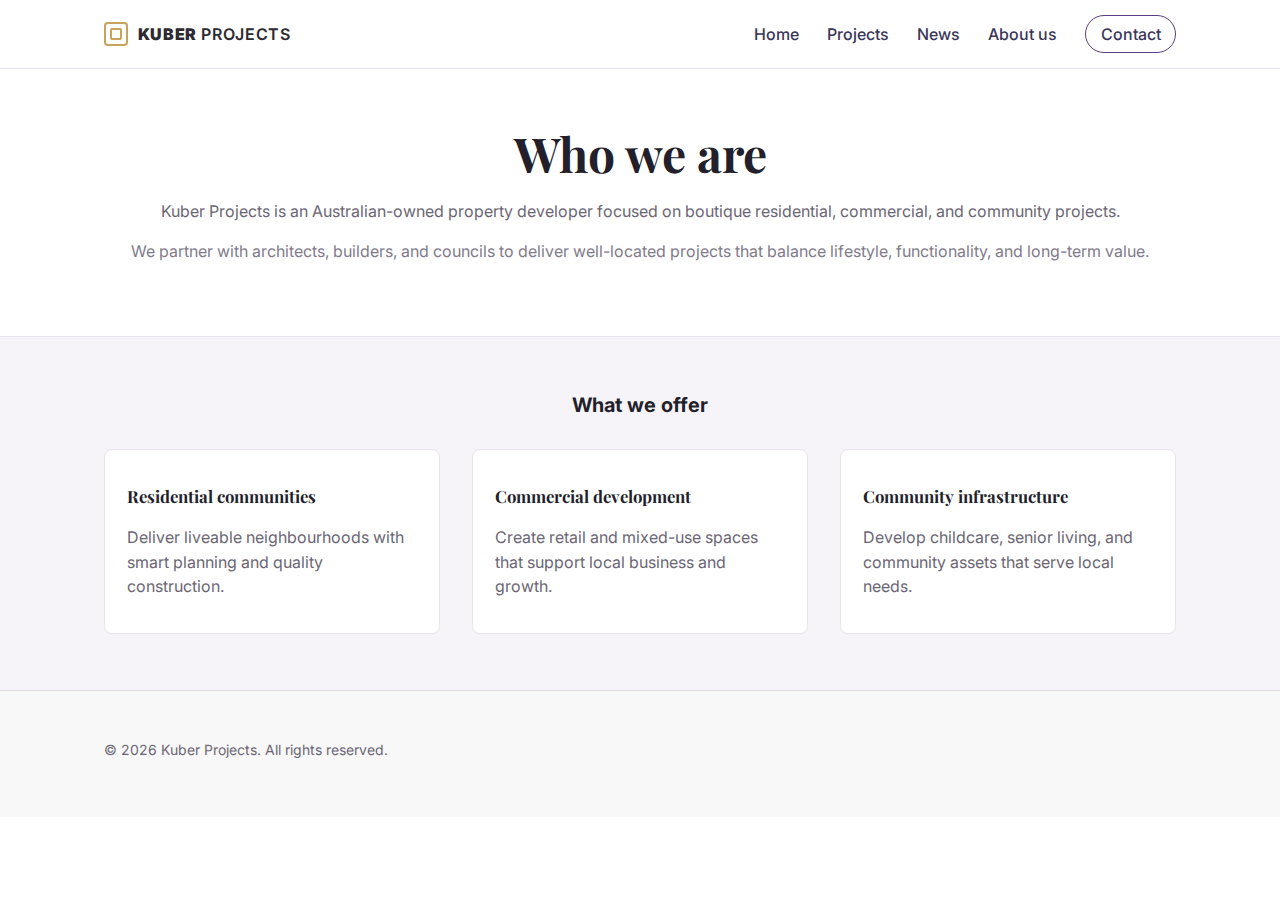
<file: about.html>
<!doctype html>
<html lang="en">
<head>
  <meta charset="utf-8" />
  <meta name="viewport" content="width=device-width, initial-scale=1" />
  <title>About us — Kuber Projects</title>
  <link href="https://fonts.googleapis.com/css2?family=Playfair+Display:wght@600;700&family=Inter:wght@400;500;600&display=swap" rel="stylesheet">
  <link rel="stylesheet" href="styles.css" />
</head>
<body>
<header class="site-header">
  <div class="container header-inner">
    <a href="index.html" class="brand"><span class="brand-mark"></span><span class="brand-text"><strong>KUBER</strong> PROJECTS</span></a>
    <nav class="nav" aria-label="Primary">
      <ul class="nav-list">
        <li><a href="index.html">Home</a></li>
        <li><a href="projects.html">Projects</a></li>
        <li><a href="news.html">News</a></li>
        <li><a href="about.html">About us</a></li>
        <li><a class="link-cta" href="contact.html">Contact</a></li>
      </ul>
    </nav>
  </div>
</header>

<main>
  <section class="intro">
    <div class="container intro-inner">
      <h1 class="intro-title">Who we are</h1>
      <p class="intro-copy">Kuber Projects is an Australian-owned property developer focused on boutique residential, commercial, and community projects.</p>
      <p class="intro-copy sub">We partner with architects, builders, and councils to deliver well-located projects that balance lifestyle, functionality, and long-term value.</p>
    </div>
  </section>

  <section class="features">
    <div class="container">
      <h3 class="section-kicker">What we offer</h3>
      <div class="grid-3">
        <article class="feature"><h4>Residential communities</h4><p>Deliver liveable neighbourhoods with smart planning and quality construction.</p></article>
        <article class="feature"><h4>Commercial development</h4><p>Create retail and mixed-use spaces that support local business and growth.</p></article>
        <article class="feature"><h4>Community infrastructure</h4><p>Develop childcare, senior living, and community assets that serve local needs.</p></article>
      </div>
    </div>
  </section>
</main>

<footer class="site-footer"><div class="container"><p>© <span id="year"></span> Kuber Projects. All rights reserved.</p></div></footer>
<script>document.getElementById('year').textContent=new Date().getFullYear()</script>
</body>
</html>
</file>
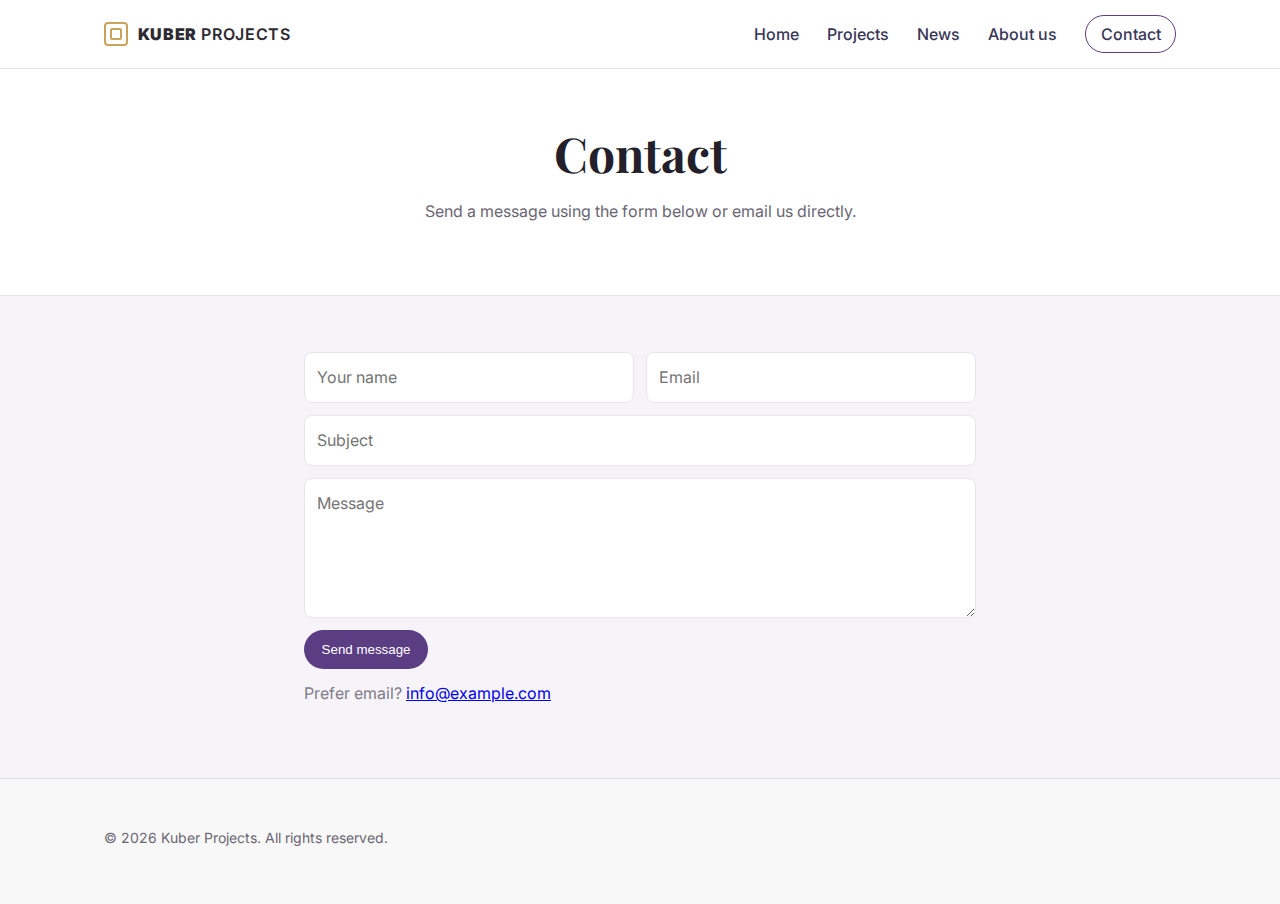
<file: contact.html>
<!doctype html>
<html lang="en">
<head>
  <meta charset="utf-8" />
  <meta name="viewport" content="width=device-width, initial-scale=1" />
  <title>Contact — Kuber Projects</title>
  <link href="https://fonts.googleapis.com/css2?family=Playfair+Display:wght@600;700&family=Inter:wght@400;500;600&display=swap" rel="stylesheet">
  <link rel="stylesheet" href="styles.css" />
  <style>
    .contact-wrap{max-width:720px;margin:0 auto}
    .form-row{display:grid;gap:12px;grid-template-columns:1fr 1fr}
    .form-row + .form-row{margin-top:12px}
    .form-row.single{grid-template-columns:1fr}
    input,textarea{width:100%;padding:12px;border:1px solid var(--border);border-radius:8px;font:inherit}
    textarea{min-height:140px;resize:vertical}
    .btn-submit{display:inline-block;margin-top:12px;padding:.75rem 1.1rem;border-radius:999px;background:var(--brand);color:#fff;text-decoration:none;border:0;cursor:pointer}
  </style>
</head>
<body>
<header class="site-header">
  <div class="container header-inner">
    <a href="index.html" class="brand"><span class="brand-mark"></span><span class="brand-text"><strong>KUBER</strong> PROJECTS</span></a>
    <nav class="nav" aria-label="Primary">
      <ul class="nav-list">
        <li><a href="index.html">Home</a></li>
        <li><a href="projects.html">Projects</a></li>
        <li><a href="news.html">News</a></li>
        <li><a href="about.html">About us</a></li>
        <li><a class="link-cta" href="contact.html">Contact</a></li>
      </ul>
    </nav>
  </div>
</header>

<main>
  <section class="intro">
    <div class="container intro-inner">
      <h1 class="intro-title">Contact</h1>
      <p class="intro-copy">Send a message using the form below or email us directly.</p>
    </div>
  </section>

  <section class="features">
    <div class="container contact-wrap">
      <!-- Static “mailto” fallback -->
      <form action="mailto:info@example.com" method="post" enctype="text/plain">
        <div class="form-row">
          <input type="text" name="name" placeholder="Your name" required>
          <input type="email" name="email" placeholder="Email" required>
        </div>
        <div class="form-row single">
          <input type="text" name="subject" placeholder="Subject" required>
        </div>
        <div class="form-row single">
          <textarea name="message" placeholder="Message" required></textarea>
        </div>
        <button class="btn-submit" type="submit">Send message</button>
      </form>

      <p class="intro-copy sub" style="text-align:left;margin-top:12px;">
        Prefer email? <a href="mailto:info@example.com">info@example.com</a>
      </p>
    </div>
  </section>
</main>

<footer class="site-footer"><div class="container"><p>© <span id="year"></span> Kuber Projects. All rights reserved.</p></div></footer>
<script>document.getElementById('year').textContent=new Date().getFullYear()</script>
</body>
</html>
</file>
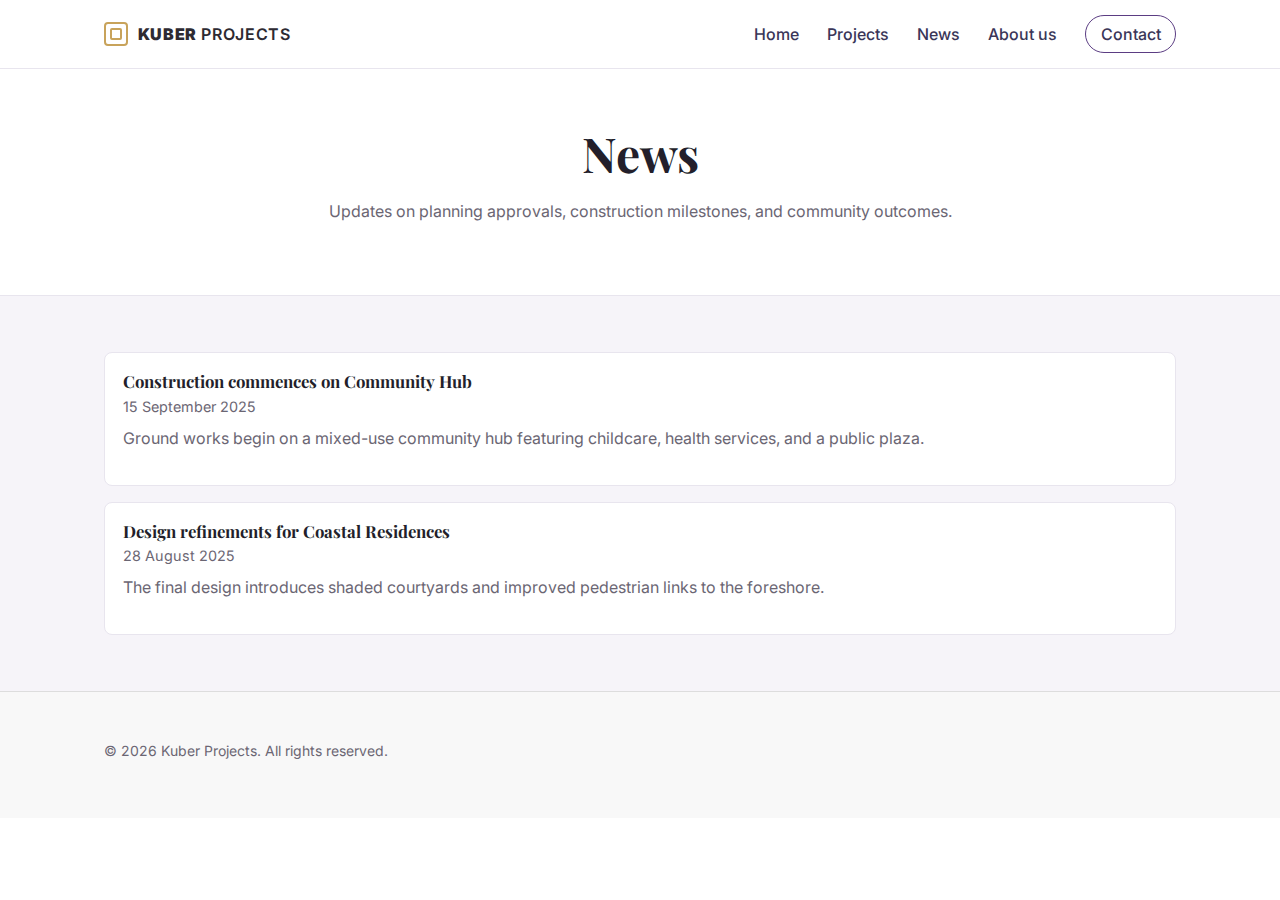
<file: news.html>
<!doctype html>
<html lang="en">
<head>
  <meta charset="utf-8" />
  <meta name="viewport" content="width=device-width, initial-scale=1" />
  <title>News — Kuber Projects</title>
  <link href="https://fonts.googleapis.com/css2?family=Playfair+Display:wght@600;700&family=Inter:wght@400;500;600&display=swap" rel="stylesheet">
  <link rel="stylesheet" href="styles.css" />
  <style>
    .news-list{display:grid;gap:16px}
    .news-item{border:1px solid var(--border);border-radius:8px;background:#fff;padding:18px}
    .news-item h4{margin-top:0}
    .news-meta{font-size:.9rem;color:var(--muted)}
  </style>
</head>
<body>
<header class="site-header">
  <div class="container header-inner">
    <a href="index.html" class="brand"><span class="brand-mark"></span><span class="brand-text"><strong>KUBER</strong> PROJECTS</span></a>
    <nav class="nav" aria-label="Primary">
      <ul class="nav-list">
        <li><a href="index.html">Home</a></li>
        <li><a href="projects.html">Projects</a></li>
        <li><a href="news.html">News</a></li>
        <li><a href="about.html">About us</a></li>
        <li><a class="link-cta" href="contact.html">Contact</a></li>
      </ul>
    </nav>
  </div>
</header>

<main>
  <section class="intro">
    <div class="container intro-inner">
      <h1 class="intro-title">News</h1>
      <p class="intro-copy">Updates on planning approvals, construction milestones, and community outcomes.</p>
    </div>
  </section>

  <section class="features">
    <div class="container">
      <div class="news-list">
        <article class="news-item">
          <h4>Construction commences on Community Hub</h4>
          <div class="news-meta">15 September 2025</div>
          <p>Ground works begin on a mixed-use community hub featuring childcare, health services, and a public plaza.</p>
        </article>
        <article class="news-item">
          <h4>Design refinements for Coastal Residences</h4>
          <div class="news-meta">28 August 2025</div>
          <p>The final design introduces shaded courtyards and improved pedestrian links to the foreshore.</p>
        </article>
      </div>
    </div>
  </section>
</main>

<footer class="site-footer"><div class="container"><p>© <span id="year"></span> Kuber Projects. All rights reserved.</p></div></footer>
<script>document.getElementById('year').textContent=new Date().getFullYear()</script>
</body>
</html>
</file>
<file: styles.css>
:root{
  --bg: #ffffff;
  --text: #2d2a32;
  --muted: #6b6673;
  --brand: #5b3d83;
  --brand-600: #4b316c;
  --gold: #c8a35b;
  --off: #f6f4f9;
  --border: #e8e5ee;
  --maxw: 1120px;
  --radius: 8px;
}

*{box-sizing:border-box}
html,body{margin:0;padding:0}
body{
  font-family: Inter, system-ui, -apple-system, Segoe UI, Roboto, Arial, sans-serif;
  color:var(--text);
  background:var(--bg);
  line-height:1.55;
}

h1,h2,h3,h4{
  font-family: "Playfair Display", Georgia, serif;
  color:#231f2b;
  line-height:1.2;
  margin:0 0 .5rem;
}
h1{font-size: clamp(1.8rem, 3vw + 1rem, 3rem);}
h2{font-size: clamp(1.25rem, 1vw + 1rem, 1.8rem);}
h3{font-size: 1.25rem;text-align:center;margin-bottom:2rem}
h4{font-size:1.05rem;margin:.75rem 0 .25rem}

p{margin:.5rem 0 1rem;color:var(--muted)}

.container{max-width:var(--maxw);margin-inline:auto;padding-inline:24px}

/* Header */
.site-header{
  position:sticky;top:0;z-index:10;
  background:#fff; border-bottom:1px solid var(--border);
}
.header-inner{
  display:flex;align-items:center;justify-content:space-between;
  min-height:68px;
}
.brand{display:flex;align-items:center;gap:.6rem;text-decoration:none;color:inherit}
.brand-mark{
  width:24px;height:24px;border:2px solid var(--gold);border-radius:4px;
  position:relative;display:inline-block;
}
.brand-mark::after{
  content:"";position:absolute;inset:4px;border:2px solid var(--gold);border-radius:2px;
}
.brand-text{letter-spacing:.04em; font-weight:600}

.nav-list{
  display:flex;gap:28px;list-style:none;margin:0;padding:0;align-items:center;
}
.nav a{color:#3a3658;text-decoration:none;font-weight:500}
.nav a:hover{color:var(--brand)}
.link-cta{
  padding:.5rem .9rem;border:1px solid var(--brand);
  border-radius:999px;color:var(--brand);
}
.link-cta:hover{background:var(--brand);color:#fff}

/* Hero */
.hero{position:relative;isolation:isolate}
.hero-img{
  width:100%;height:72vh;object-fit:cover;display:block;
  filter: saturate(104%);
}
.hero-content{
  position:absolute;inset:0;display:grid;align-content:center;
  color:#fff;
}
.hero-content::after{
  content:"";position:absolute;inset:0;
  background:linear-gradient(90deg, rgba(30,20,50,.75) 0%, rgba(30,20,50,.35) 38%, rgba(0,0,0,0) 70%);
  z-index:-1;
}
.hero-title{color:#fff;margin-bottom:.75rem}
.hero-lead{max-width:52ch;color:#efe9ff}
.btn{
  display:inline-block;margin-top:.5rem;
  background:var(--brand);color:#fff;text-decoration:none;
  padding:.75rem 1.1rem;border-radius:999px;font-weight:600;
}

/* Intro */
.intro{background:#fff;padding:56px 0;border-bottom:1px solid var(--border);}
.intro-title{text-align:center;margin-bottom:1rem}
.intro-copy{text-align:center}
.intro-copy.sub{color:#817b8a}

/* Features */
.features{background:var(--off);padding:56px 0}
.section-kicker{font-family:Inter,system-ui,sans-serif;text-transform:none}
.grid-3{display:grid;gap:32px;grid-template-columns: repeat(3, 1fr);}
.feature{
  background:#fff;border:1px solid var(--border);border-radius:var(--radius);
  padding:24px 22px 18px; display:flex;flex-direction:column;gap:.4rem;
}
.icon svg{width:28px;height:28px;fill:var(--gold)}
.text-cta{display:inline-block;margin-top:.25rem;color:var(--brand);text-decoration:none;font-weight:600}

/* Footer */
.site-footer {
  background: #f8f8f8;
  border-top: 1px solid #ddd;
  padding: 40px 20px;
  font-size: 14px;
  color: #333;
}

.footer-container {
  display: flex;
  justify-content: space-between;
  flex-wrap: wrap; /* stack on small screens */
  gap: 20px;
}

.footer-col {
  flex: 1;
  min-width: 250px;
}

.footer-col h3 {
  margin-bottom: 10px;
  font-size: 16px;
  color: #000;
}

.footer-col ul {
  list-style: none;
  padding: 0;
}

.footer-col ul li {
  margin-bottom: 8px;
}

.footer-col ul li a {
  text-decoration: none;
  color: #333;
}

.footer-col ul li a:hover {
  color: #007acc;
}

.footer-bottom {
  text-align: center;
  margin-top: 30px;
  font-size: 13px;
  color: #777;
}

/* ABOUT: hero */
.about-hero{background:#fff;border-bottom:1px solid var(--border);padding:40px 0}
.about-hero__inner h1{margin:0}
.about-hero .lead{max-width:72ch;color:var(--muted);margin:.5rem 0 1rem}
.btn-row{display:flex;gap:12px;flex-wrap:wrap}
.btn-ghost{background:transparent;border:1px solid var(--brand);color:var(--brand);text-decoration:none;padding:.75rem 1.1rem;border-radius:999px;font-weight:600}
.btn-ghost:hover{background:var(--brand);color:#fff}

/* Awards */
.awards{
  display:grid;gap:20px;margin-top:20px;
  grid-template-columns: repeat(2,1fr);
}
@media (max-width:820px){.awards{grid-template-columns:1fr}}
.award{background:#fff;border:1px solid var(--border);border-radius:8px;padding:16px}
.award-media{background:#f0edf6;border:1px dashed #cfc7e6;border-radius:6px;height:120px;display:grid;place-items:center;margin-bottom:10px}
.award-placeholder{font-size:.9rem;color:#8a8399}
.muted{color:var(--muted)}

/* Icons used in features */
.icon svg{width:24px;height:24px;fill:var(--gold)}
.icon.circle svg{fill:var(--gold)}
.icon.tick{font-weight:800;color:var(--gold);font-size:22px}

/* Team card */
.team{margin-top:12px}
.person{
  display:grid;gap:16px;grid-template-columns:120px 1fr;
  background:#fff;border:1px solid var(--border);border-radius:8px;padding:16px;align-items:start;
}
.person .headshot img{width:100%;height:120px;object-fit:cover;border-radius:6px}
@media (max-width:640px){.person{grid-template-columns:1fr}}

/* Contact band */
.contact-band{background:var(--off);border-top:1px solid var(--border);padding:28px 0}
.contact-band__inner{display:flex;justify-content:space-between;gap:20px;align-items:center;flex-wrap:wrap}

/* Footer grid */
.footer-grid{
  display:grid;gap:20px;margin-top:8px;
  grid-template-columns: repeat(4,1fr);
}
@media (max-width:980px){.footer-grid{grid-template-columns:1fr 1fr}}
@media (max-width:640px){.footer-grid{grid-template-columns:1fr}}
</file>
